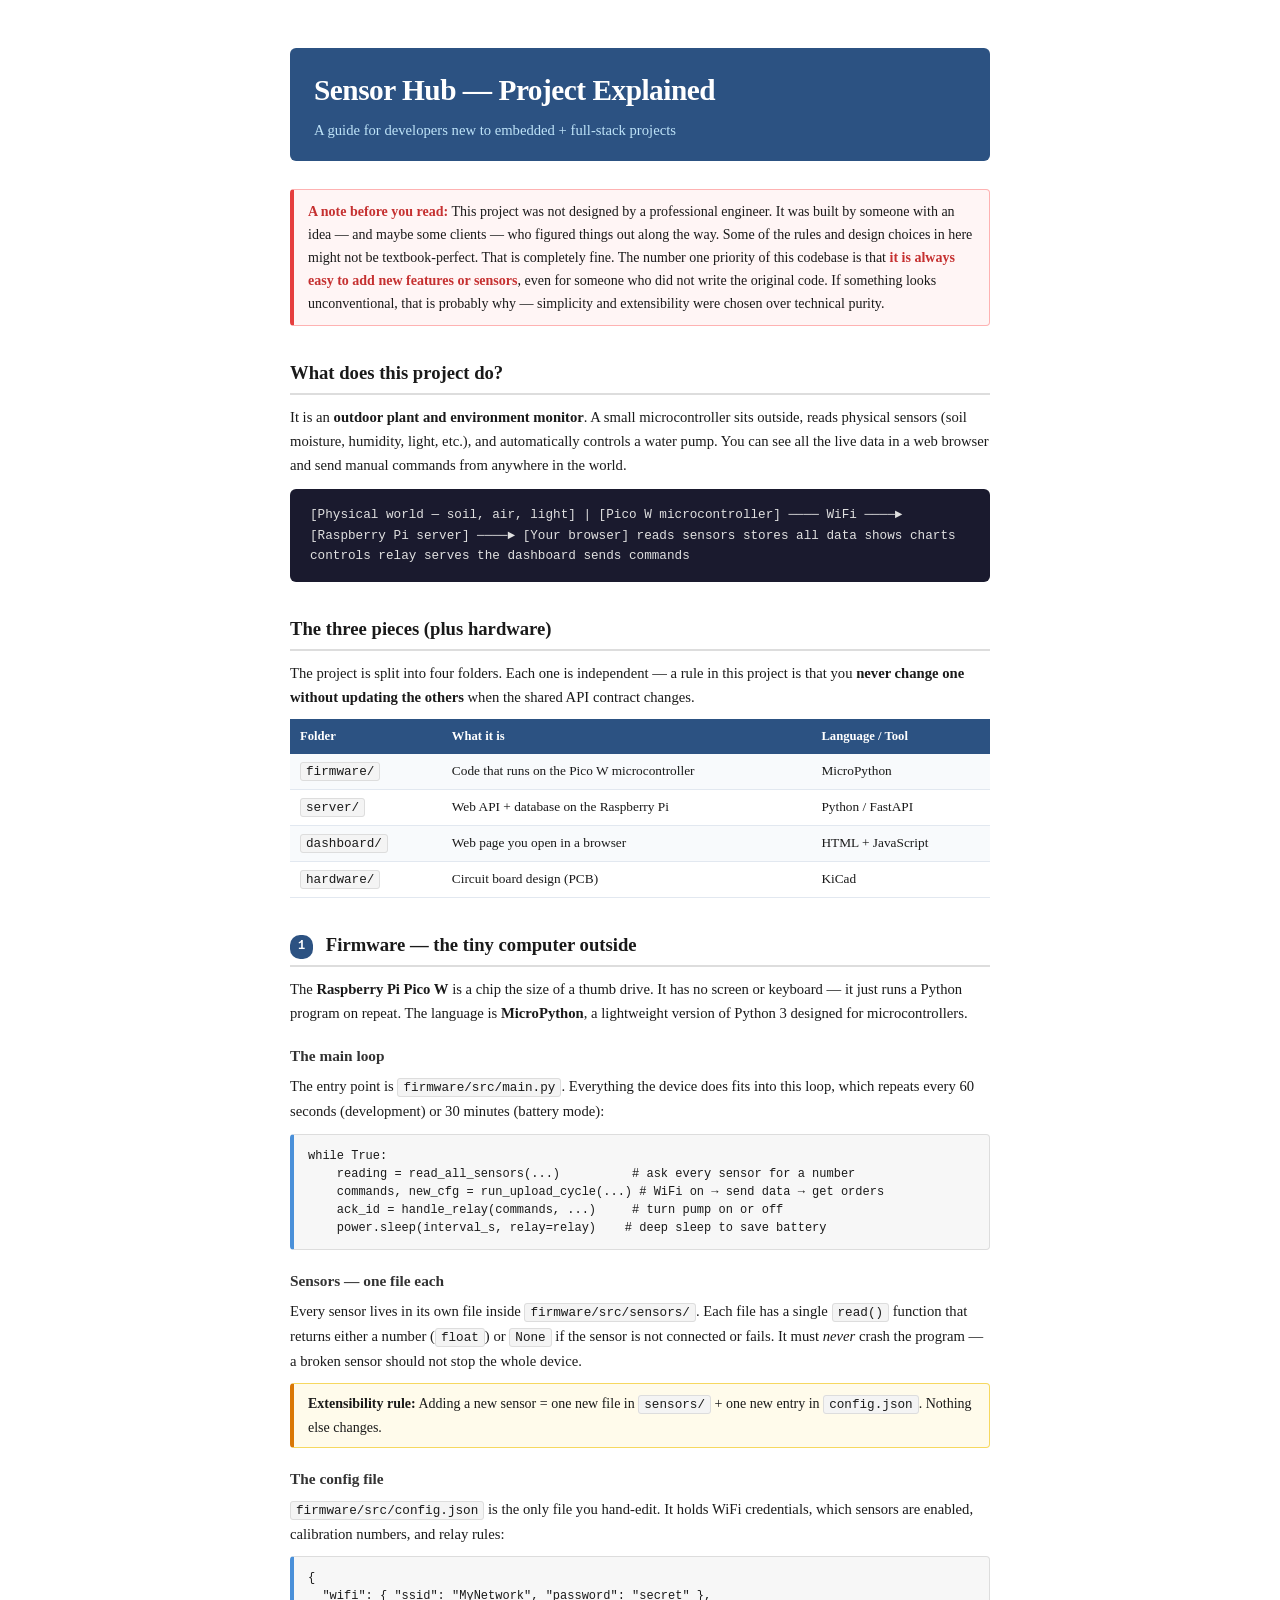
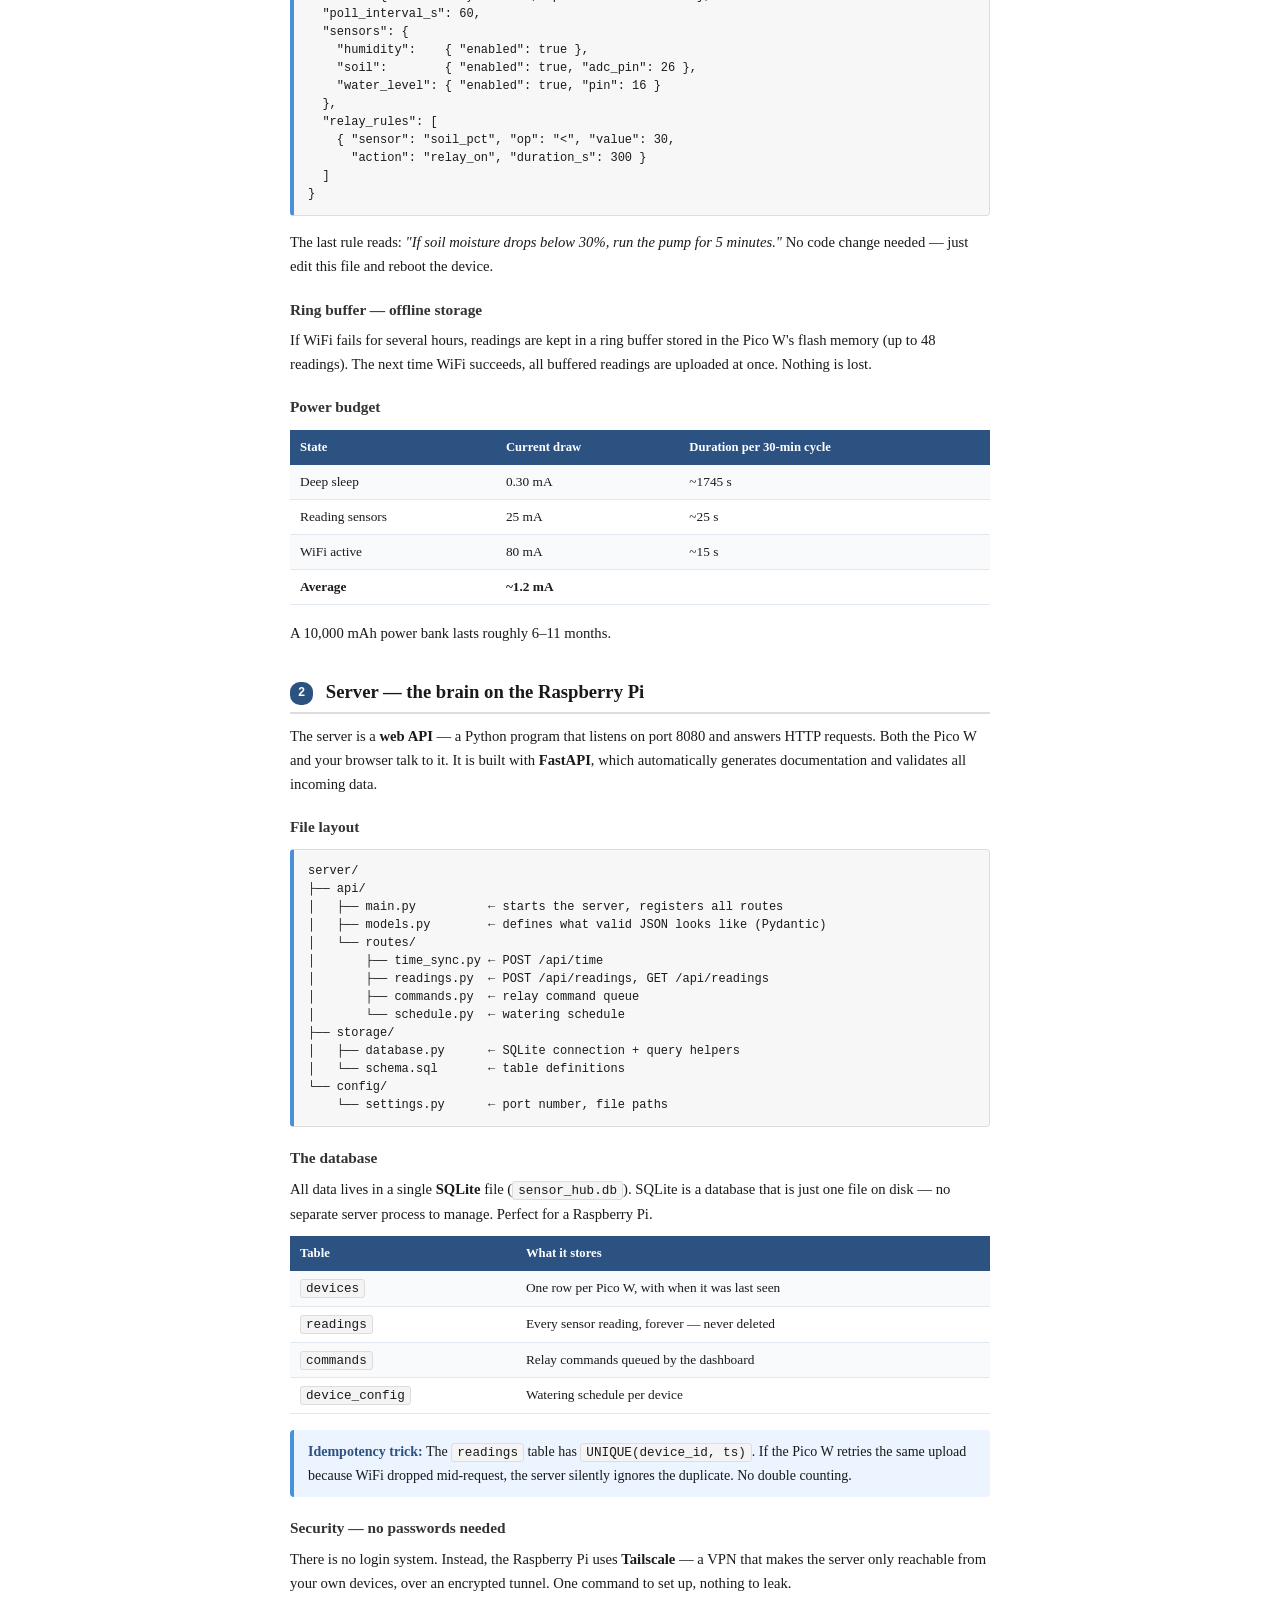
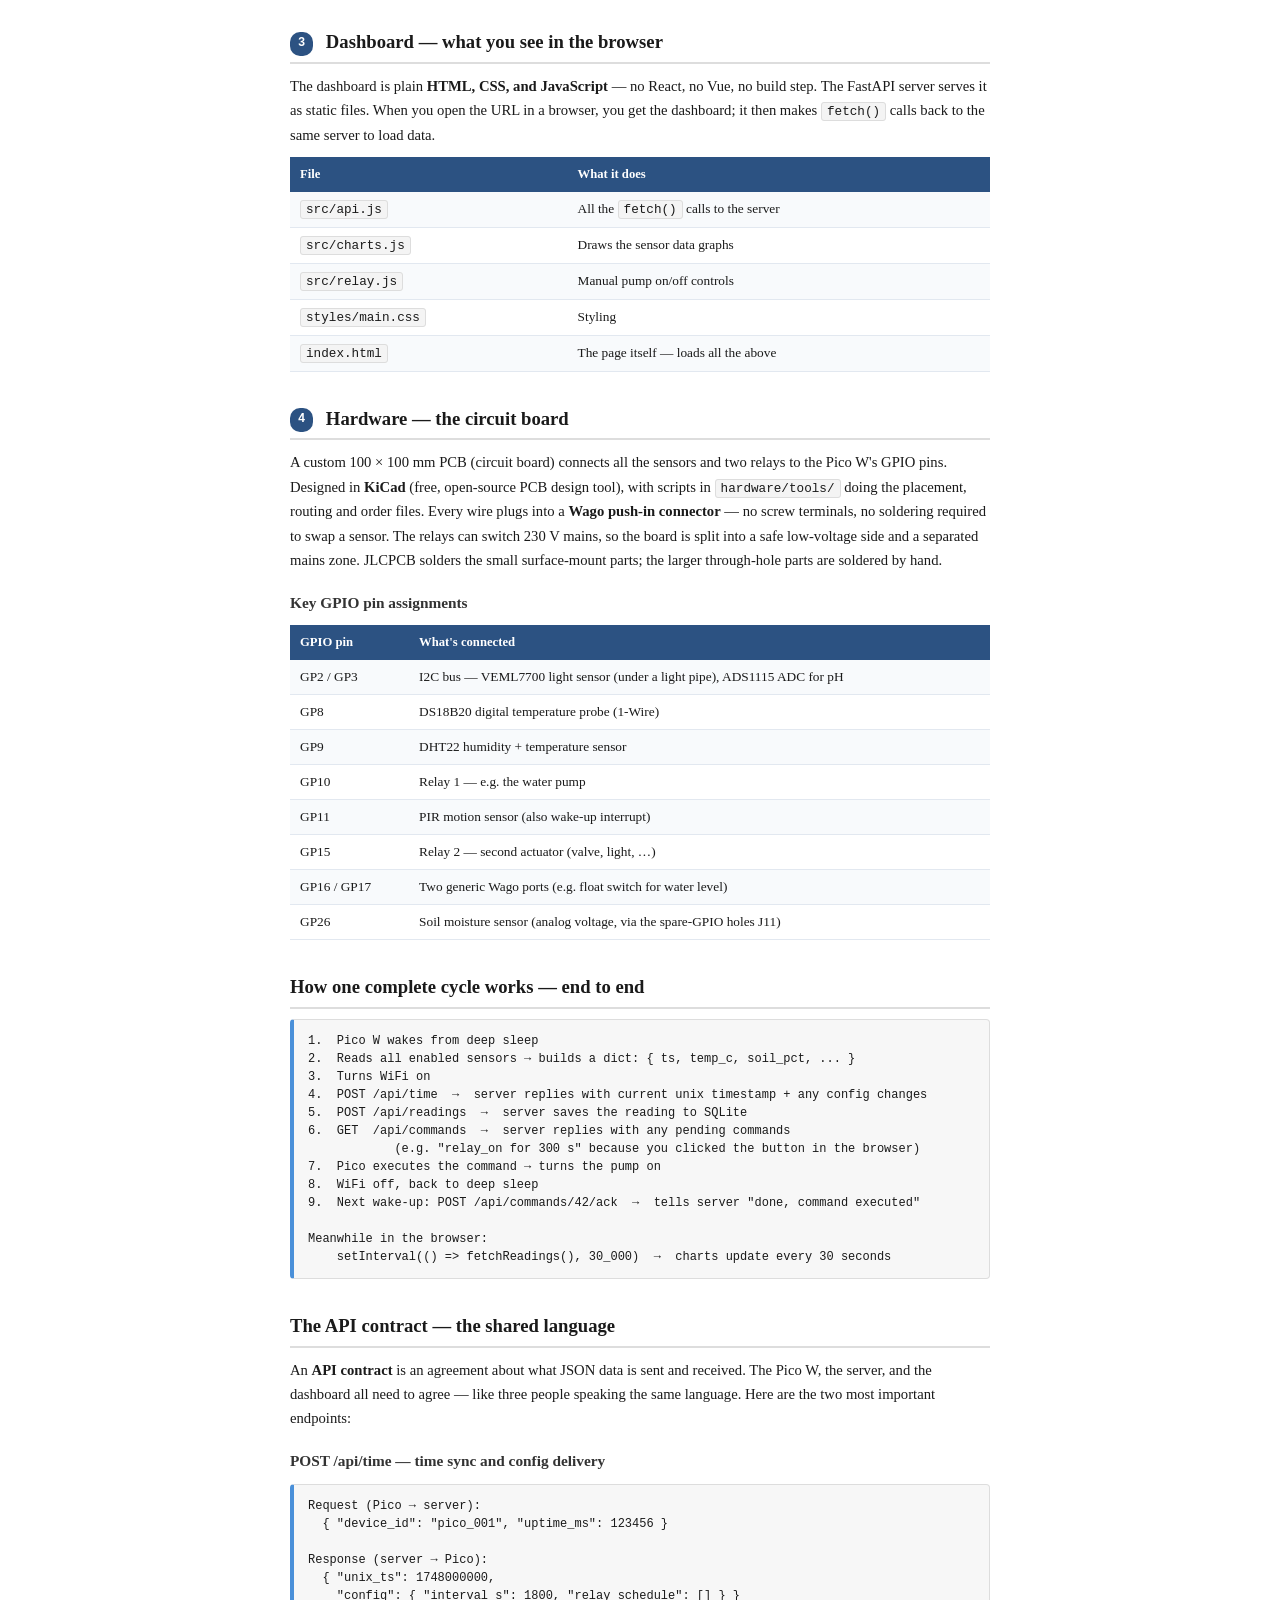
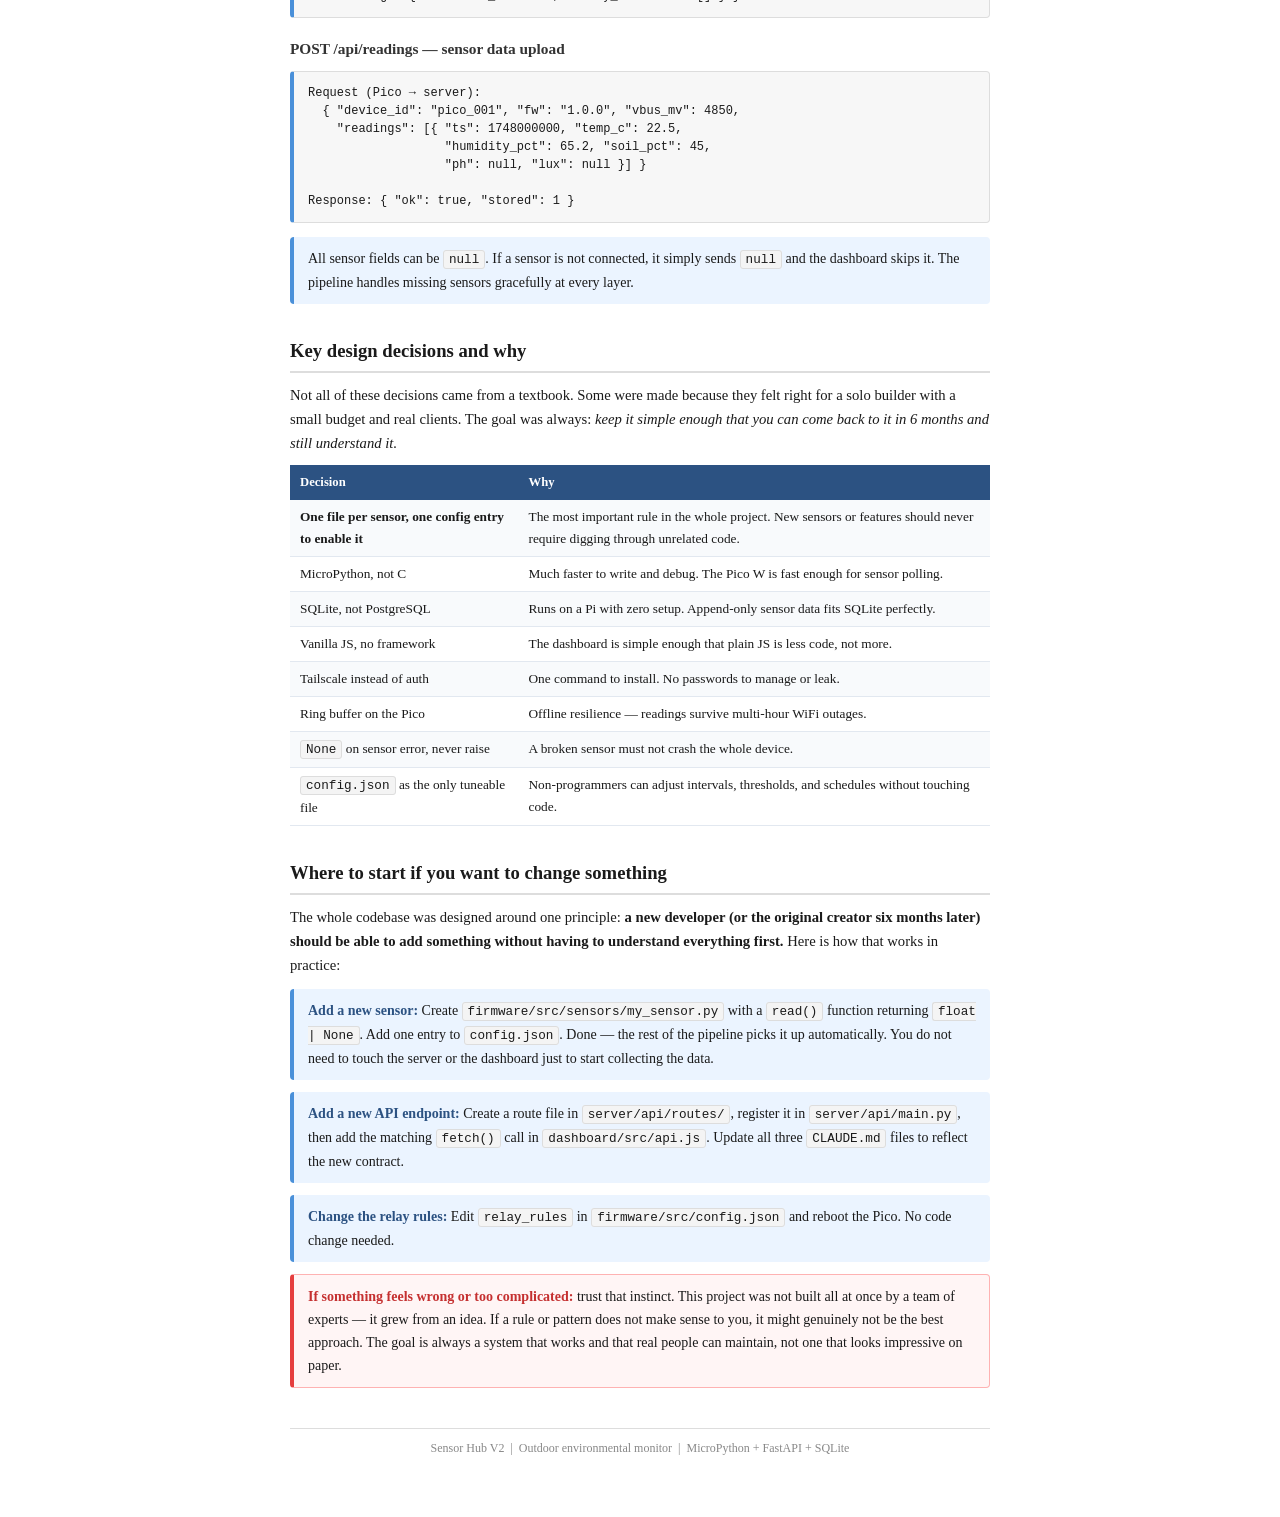
<file: sensor_hub_explained.html>
<!DOCTYPE html>
<html lang="en">
<head>
<meta charset="UTF-8">
<meta name="viewport" content="width=device-width, initial-scale=1.0">
<title>Sensor Hub — Project Explained</title>
<style>
  /* ── Base ── */
  *, *::before, *::after { box-sizing: border-box; margin: 0; padding: 0; }

  body {
    font-family: "Georgia", serif;
    font-size: 11pt;
    line-height: 1.65;
    color: #1a1a1a;
    background: #fff;
    max-width: 780px;
    margin: 0 auto;
    padding: 48px 40px;
  }

  /* ── Typography ── */
  h1 {
    font-size: 22pt;
    font-weight: bold;
    letter-spacing: -0.5px;
    margin-bottom: 4px;
    color: #111;
  }
  .subtitle {
    font-size: 11pt;
    color: #555;
    margin-bottom: 28px;
    font-style: italic;
  }
  h2 {
    font-size: 14pt;
    font-weight: bold;
    color: #1a1a1a;
    margin-top: 32px;
    margin-bottom: 10px;
    border-bottom: 2px solid #ddd;
    padding-bottom: 4px;
  }
  h3 {
    font-size: 11.5pt;
    font-weight: bold;
    color: #333;
    margin-top: 18px;
    margin-bottom: 6px;
  }
  p { margin-bottom: 10px; }

  /* ── Code ── */
  code {
    font-family: "Courier New", Courier, monospace;
    font-size: 9.5pt;
    background: #f4f4f4;
    border: 1px solid #ddd;
    border-radius: 3px;
    padding: 1px 5px;
  }
  pre {
    font-family: "Courier New", Courier, monospace;
    font-size: 9pt;
    background: #f7f7f7;
    border: 1px solid #ddd;
    border-left: 4px solid #4a90d9;
    border-radius: 4px;
    padding: 12px 14px;
    margin: 10px 0 14px;
    overflow-x: auto;
    white-space: pre;
    line-height: 1.5;
  }

  /* ── Tables ── */
  table {
    width: 100%;
    border-collapse: collapse;
    margin: 10px 0 16px;
    font-size: 10pt;
  }
  th {
    background: #2c5282;
    color: #fff;
    text-align: left;
    padding: 7px 10px;
    font-size: 9.5pt;
  }
  td {
    padding: 6px 10px;
    border-bottom: 1px solid #e2e8f0;
    vertical-align: top;
  }
  tr:nth-child(even) td { background: #f8fafc; }

  /* ── Callout boxes ── */
  .callout {
    background: #ebf4ff;
    border-left: 4px solid #4a90d9;
    border-radius: 4px;
    padding: 10px 14px;
    margin: 12px 0;
    font-size: 10.5pt;
  }
  .callout strong { color: #2c5282; }

  /* ── Warning / honest note box ── */
  .honest {
    background: #fff5f5;
    border: 1px solid #feb2b2;
    border-left: 4px solid #e53e3e;
    border-radius: 4px;
    padding: 10px 14px;
    margin: 12px 0;
    font-size: 10.5pt;
  }
  .honest strong { color: #c53030; }

  /* ── Diagram box ── */
  .diagram {
    background: #1a1a2e;
    color: #e0e0e0;
    font-family: "Courier New", Courier, monospace;
    font-size: 9.5pt;
    border-radius: 6px;
    padding: 16px 20px;
    margin: 12px 0 18px;
    line-height: 1.6;
  }

  /* ── Header strip ── */
  .header-strip {
    background: #2c5282;
    color: white;
    padding: 18px 24px;
    border-radius: 6px;
    margin-bottom: 28px;
  }
  .header-strip h1 { color: white; margin-bottom: 4px; }
  .header-strip .subtitle { color: #bee3f8; margin-bottom: 0; font-style: normal; }

  /* ── Section number badge ── */
  .section-num {
    display: inline-block;
    background: #2c5282;
    color: white;
    font-size: 9pt;
    font-family: "Courier New", monospace;
    font-weight: bold;
    padding: 2px 8px;
    border-radius: 10px;
    margin-right: 8px;
    vertical-align: middle;
  }

  /* ── Key idea highlight ── */
  .key-idea {
    background: #fffbeb;
    border: 1px solid #f6d860;
    border-left: 4px solid #d97706;
    border-radius: 4px;
    padding: 8px 14px;
    margin: 10px 0;
    font-size: 10.5pt;
  }

  /* ── Print ── */
  @media print {
    body { padding: 0; font-size: 10.5pt; }
    h2 { page-break-after: avoid; }
    h3 { page-break-after: avoid; }
    pre, table, .diagram { page-break-inside: avoid; }
    .callout, .key-idea { page-break-inside: avoid; }
    a { color: inherit; text-decoration: none; }
  }

  @page {
    margin: 20mm 18mm;
    @bottom-center {
      content: "Sensor Hub — Project Explained  |  Page " counter(page);
      font-size: 9pt;
      color: #888;
    }
  }
</style>
</head>
<body>

<div class="header-strip">
  <h1>Sensor Hub — Project Explained</h1>
  <div class="subtitle">A guide for developers new to embedded + full-stack projects</div>
</div>

<!-- ─────────────────────────── HONEST INTRO ─────────────────────────── -->
<div class="honest">
  <strong>A note before you read:</strong> This project was not designed by a professional
  engineer. It was built by someone with an idea — and maybe some clients — who figured
  things out along the way. Some of the rules and design choices in here might not be
  textbook-perfect. That is completely fine. The number one priority of this codebase is
  that <strong>it is always easy to add new features or sensors</strong>, even for someone
  who did not write the original code. If something looks unconventional, that is probably
  why — simplicity and extensibility were chosen over technical purity.
</div>

<!-- ─────────────────────────── WHAT DOES IT DO ─────────────────────────── -->
<h2>What does this project do?</h2>
<p>
  It is an <strong>outdoor plant and environment monitor</strong>. A small microcontroller sits
  outside, reads physical sensors (soil moisture, humidity, light, etc.), and automatically
  controls a water pump. You can see all the live data in a web browser and send manual
  commands from anywhere in the world.
</p>

<div class="diagram">
[Physical world — soil, air, light]
        |
[Pico W microcontroller]  ──── WiFi ────►  [Raspberry Pi server]  ────►  [Your browser]
  reads sensors                              stores all data               shows charts
  controls relay                             serves the dashboard          sends commands
</div>

<!-- ─────────────────────────── THREE PIECES ─────────────────────────── -->
<h2>The three pieces (plus hardware)</h2>

<p>The project is split into four folders. Each one is independent — a rule in this project
is that you <strong>never change one without updating the others</strong> when the shared
API contract changes.</p>

<table>
  <tr>
    <th>Folder</th>
    <th>What it is</th>
    <th>Language / Tool</th>
  </tr>
  <tr><td><code>firmware/</code></td><td>Code that runs on the Pico W microcontroller</td><td>MicroPython</td></tr>
  <tr><td><code>server/</code></td><td>Web API + database on the Raspberry Pi</td><td>Python / FastAPI</td></tr>
  <tr><td><code>dashboard/</code></td><td>Web page you open in a browser</td><td>HTML + JavaScript</td></tr>
  <tr><td><code>hardware/</code></td><td>Circuit board design (PCB)</td><td>KiCad</td></tr>
</table>

<!-- ─────────────────────────── FIRMWARE ─────────────────────────── -->
<h2><span class="section-num">1</span> Firmware — the tiny computer outside</h2>

<p>
  The <strong>Raspberry Pi Pico W</strong> is a chip the size of a thumb drive. It has no
  screen or keyboard — it just runs a Python program on repeat. The language is
  <strong>MicroPython</strong>, a lightweight version of Python 3 designed for
  microcontrollers.
</p>

<h3>The main loop</h3>
<p>
  The entry point is <code>firmware/src/main.py</code>. Everything the device does fits
  into this loop, which repeats every 60 seconds (development) or 30 minutes (battery mode):
</p>
<pre>while True:
    reading = read_all_sensors(...)          # ask every sensor for a number
    commands, new_cfg = run_upload_cycle(...) # WiFi on → send data → get orders
    ack_id = handle_relay(commands, ...)     # turn pump on or off
    power.sleep(interval_s, relay=relay)    # deep sleep to save battery</pre>

<h3>Sensors — one file each</h3>
<p>
  Every sensor lives in its own file inside <code>firmware/src/sensors/</code>. Each file
  has a single <code>read()</code> function that returns either a number (<code>float</code>)
  or <code>None</code> if the sensor is not connected or fails. It must <em>never</em> crash
  the program — a broken sensor should not stop the whole device.
</p>
<div class="key-idea">
  <strong>Extensibility rule:</strong> Adding a new sensor = one new file in
  <code>sensors/</code> + one new entry in <code>config.json</code>. Nothing else changes.
</div>

<h3>The config file</h3>
<p>
  <code>firmware/src/config.json</code> is the only file you hand-edit. It holds WiFi
  credentials, which sensors are enabled, calibration numbers, and relay rules:
</p>
<pre>{
  "wifi": { "ssid": "MyNetwork", "password": "secret" },
  "poll_interval_s": 60,
  "sensors": {
    "humidity":    { "enabled": true },
    "soil":        { "enabled": true, "adc_pin": 26 },
    "water_level": { "enabled": true, "pin": 16 }
  },
  "relay_rules": [
    { "sensor": "soil_pct", "op": "&lt;", "value": 30,
      "action": "relay_on", "duration_s": 300 }
  ]
}</pre>
<p>
  The last rule reads: <em>"If soil moisture drops below 30%, run the pump for 5 minutes."</em>
  No code change needed — just edit this file and reboot the device.
</p>

<h3>Ring buffer — offline storage</h3>
<p>
  If WiFi fails for several hours, readings are kept in a ring buffer stored in the Pico W's
  flash memory (up to 48 readings). The next time WiFi succeeds, all buffered readings are
  uploaded at once. Nothing is lost.
</p>

<h3>Power budget</h3>
<table>
  <tr><th>State</th><th>Current draw</th><th>Duration per 30-min cycle</th></tr>
  <tr><td>Deep sleep</td><td>0.30 mA</td><td>~1745 s</td></tr>
  <tr><td>Reading sensors</td><td>25 mA</td><td>~25 s</td></tr>
  <tr><td>WiFi active</td><td>80 mA</td><td>~15 s</td></tr>
  <tr><td><strong>Average</strong></td><td><strong>~1.2 mA</strong></td><td></td></tr>
</table>
<p>A 10,000 mAh power bank lasts roughly 6–11 months.</p>

<!-- ─────────────────────────── SERVER ─────────────────────────── -->
<h2><span class="section-num">2</span> Server — the brain on the Raspberry Pi</h2>

<p>
  The server is a <strong>web API</strong> — a Python program that listens on port 8080 and
  answers HTTP requests. Both the Pico W and your browser talk to it. It is built with
  <strong>FastAPI</strong>, which automatically generates documentation and validates all
  incoming data.
</p>

<h3>File layout</h3>
<pre>server/
├── api/
│   ├── main.py          ← starts the server, registers all routes
│   ├── models.py        ← defines what valid JSON looks like (Pydantic)
│   └── routes/
│       ├── time_sync.py ← POST /api/time
│       ├── readings.py  ← POST /api/readings, GET /api/readings
│       ├── commands.py  ← relay command queue
│       └── schedule.py  ← watering schedule
├── storage/
│   ├── database.py      ← SQLite connection + query helpers
│   └── schema.sql       ← table definitions
└── config/
    └── settings.py      ← port number, file paths</pre>

<h3>The database</h3>
<p>
  All data lives in a single <strong>SQLite</strong> file (<code>sensor_hub.db</code>).
  SQLite is a database that is just one file on disk — no separate server process to manage.
  Perfect for a Raspberry Pi.
</p>
<table>
  <tr><th>Table</th><th>What it stores</th></tr>
  <tr><td><code>devices</code></td><td>One row per Pico W, with when it was last seen</td></tr>
  <tr><td><code>readings</code></td><td>Every sensor reading, forever — never deleted</td></tr>
  <tr><td><code>commands</code></td><td>Relay commands queued by the dashboard</td></tr>
  <tr><td><code>device_config</code></td><td>Watering schedule per device</td></tr>
</table>

<div class="callout">
  <strong>Idempotency trick:</strong> The <code>readings</code> table has
  <code>UNIQUE(device_id, ts)</code>. If the Pico W retries the same upload because WiFi
  dropped mid-request, the server silently ignores the duplicate. No double counting.
</div>

<h3>Security — no passwords needed</h3>
<p>
  There is no login system. Instead, the Raspberry Pi uses <strong>Tailscale</strong> — a
  VPN that makes the server only reachable from your own devices, over an encrypted tunnel.
  One command to set up, nothing to leak.
</p>

<!-- ─────────────────────────── DASHBOARD ─────────────────────────── -->
<h2><span class="section-num">3</span> Dashboard — what you see in the browser</h2>

<p>
  The dashboard is plain <strong>HTML, CSS, and JavaScript</strong> — no React, no Vue, no
  build step. The FastAPI server serves it as static files. When you open the URL in a
  browser, you get the dashboard; it then makes <code>fetch()</code> calls back to the same
  server to load data.
</p>

<table>
  <tr><th>File</th><th>What it does</th></tr>
  <tr><td><code>src/api.js</code></td><td>All the <code>fetch()</code> calls to the server</td></tr>
  <tr><td><code>src/charts.js</code></td><td>Draws the sensor data graphs</td></tr>
  <tr><td><code>src/relay.js</code></td><td>Manual pump on/off controls</td></tr>
  <tr><td><code>styles/main.css</code></td><td>Styling</td></tr>
  <tr><td><code>index.html</code></td><td>The page itself — loads all the above</td></tr>
</table>

<!-- ─────────────────────────── HARDWARE ─────────────────────────── -->
<h2><span class="section-num">4</span> Hardware — the circuit board</h2>

<p>
  A custom 100 × 100 mm PCB (circuit board) connects all the sensors and two relays to the
  Pico W's GPIO pins. Designed in <strong>KiCad</strong> (free, open-source PCB design tool),
  with scripts in <code>hardware/tools/</code> doing the placement, routing and order files.
  Every wire plugs into a <strong>Wago push-in connector</strong> — no screw terminals, no
  soldering required to swap a sensor. The relays can switch 230 V mains, so the board is
  split into a safe low-voltage side and a separated mains zone. JLCPCB solders the small
  surface-mount parts; the larger through-hole parts are soldered by hand.
</p>

<h3>Key GPIO pin assignments</h3>
<table>
  <tr><th>GPIO pin</th><th>What's connected</th></tr>
  <tr><td>GP2 / GP3</td><td>I2C bus — VEML7700 light sensor (under a light pipe), ADS1115 ADC for pH</td></tr>
  <tr><td>GP8</td><td>DS18B20 digital temperature probe (1-Wire)</td></tr>
  <tr><td>GP9</td><td>DHT22 humidity + temperature sensor</td></tr>
  <tr><td>GP10</td><td>Relay 1 — e.g. the water pump</td></tr>
  <tr><td>GP11</td><td>PIR motion sensor (also wake-up interrupt)</td></tr>
  <tr><td>GP15</td><td>Relay 2 — second actuator (valve, light, …)</td></tr>
  <tr><td>GP16 / GP17</td><td>Two generic Wago ports (e.g. float switch for water level)</td></tr>
  <tr><td>GP26</td><td>Soil moisture sensor (analog voltage, via the spare-GPIO holes J11)</td></tr>
</table>

<!-- ─────────────────────────── END TO END ─────────────────────────── -->
<h2>How one complete cycle works — end to end</h2>

<pre>1.  Pico W wakes from deep sleep
2.  Reads all enabled sensors → builds a dict: { ts, temp_c, soil_pct, ... }
3.  Turns WiFi on
4.  POST /api/time  →  server replies with current unix timestamp + any config changes
5.  POST /api/readings  →  server saves the reading to SQLite
6.  GET  /api/commands  →  server replies with any pending commands
            (e.g. "relay_on for 300 s" because you clicked the button in the browser)
7.  Pico executes the command → turns the pump on
8.  WiFi off, back to deep sleep
9.  Next wake-up: POST /api/commands/42/ack  →  tells server "done, command executed"

Meanwhile in the browser:
    setInterval(() => fetchReadings(), 30_000)  →  charts update every 30 seconds</pre>

<!-- ─────────────────────────── API CONTRACT ─────────────────────────── -->
<h2>The API contract — the shared language</h2>

<p>
  An <strong>API contract</strong> is an agreement about what JSON data is sent and received.
  The Pico W, the server, and the dashboard all need to agree — like three people speaking
  the same language. Here are the two most important endpoints:
</p>

<h3>POST /api/time — time sync and config delivery</h3>
<pre>Request (Pico → server):
  { "device_id": "pico_001", "uptime_ms": 123456 }

Response (server → Pico):
  { "unix_ts": 1748000000,
    "config": { "interval_s": 1800, "relay_schedule": [] } }</pre>

<h3>POST /api/readings — sensor data upload</h3>
<pre>Request (Pico → server):
  { "device_id": "pico_001", "fw": "1.0.0", "vbus_mv": 4850,
    "readings": [{ "ts": 1748000000, "temp_c": 22.5,
                   "humidity_pct": 65.2, "soil_pct": 45,
                   "ph": null, "lux": null }] }

Response: { "ok": true, "stored": 1 }</pre>

<div class="callout">
  All sensor fields can be <code>null</code>. If a sensor is not connected, it simply sends
  <code>null</code> and the dashboard skips it. The pipeline handles missing sensors
  gracefully at every layer.
</div>

<!-- ─────────────────────────── DESIGN DECISIONS ─────────────────────────── -->
<h2>Key design decisions and why</h2>

<p>
  Not all of these decisions came from a textbook. Some were made because they felt right
  for a solo builder with a small budget and real clients. The goal was always:
  <em>keep it simple enough that you can come back to it in 6 months and still understand it.</em>
</p>

<table>
  <tr><th>Decision</th><th>Why</th></tr>
  <tr>
    <td><strong>One file per sensor, one config entry to enable it</strong></td>
    <td>The most important rule in the whole project. New sensors or features should never
    require digging through unrelated code.</td>
  </tr>
  <tr>
    <td>MicroPython, not C</td>
    <td>Much faster to write and debug. The Pico W is fast enough for sensor polling.</td>
  </tr>
  <tr>
    <td>SQLite, not PostgreSQL</td>
    <td>Runs on a Pi with zero setup. Append-only sensor data fits SQLite perfectly.</td>
  </tr>
  <tr>
    <td>Vanilla JS, no framework</td>
    <td>The dashboard is simple enough that plain JS is less code, not more.</td>
  </tr>
  <tr>
    <td>Tailscale instead of auth</td>
    <td>One command to install. No passwords to manage or leak.</td>
  </tr>
  <tr>
    <td>Ring buffer on the Pico</td>
    <td>Offline resilience — readings survive multi-hour WiFi outages.</td>
  </tr>
  <tr>
    <td><code>None</code> on sensor error, never raise</td>
    <td>A broken sensor must not crash the whole device.</td>
  </tr>
  <tr>
    <td><code>config.json</code> as the only tuneable file</td>
    <td>Non-programmers can adjust intervals, thresholds, and schedules without touching code.</td>
  </tr>
</table>

<!-- ─────────────────────────── WHERE TO START ─────────────────────────── -->
<h2>Where to start if you want to change something</h2>

<p>
  The whole codebase was designed around one principle: <strong>a new developer (or the
  original creator six months later) should be able to add something without having to
  understand everything first.</strong> Here is how that works in practice:
</p>

<div class="callout">
  <strong>Add a new sensor:</strong> Create <code>firmware/src/sensors/my_sensor.py</code>
  with a <code>read()</code> function returning <code>float | None</code>. Add one entry to
  <code>config.json</code>. Done — the rest of the pipeline picks it up automatically.
  You do not need to touch the server or the dashboard just to start collecting the data.
</div>

<div class="callout">
  <strong>Add a new API endpoint:</strong> Create a route file in
  <code>server/api/routes/</code>, register it in <code>server/api/main.py</code>, then add
  the matching <code>fetch()</code> call in <code>dashboard/src/api.js</code>. Update all
  three <code>CLAUDE.md</code> files to reflect the new contract.
</div>

<div class="callout">
  <strong>Change the relay rules:</strong> Edit <code>relay_rules</code> in
  <code>firmware/src/config.json</code> and reboot the Pico. No code change needed.
</div>

<div class="honest">
  <strong>If something feels wrong or too complicated:</strong> trust that instinct. This
  project was not built all at once by a team of experts — it grew from an idea. If a rule
  or pattern does not make sense to you, it might genuinely not be the best approach. The
  goal is always a system that works and that real people can maintain, not one that looks
  impressive on paper.
</div>

<!-- ─────────────────────────── FOOTER ─────────────────────────── -->
<hr style="margin-top:40px; border:none; border-top:1px solid #ddd;">
<p style="font-size:9pt; color:#888; text-align:center; margin-top:10px;">
  Sensor Hub V2 &nbsp;|&nbsp; Outdoor environmental monitor &nbsp;|&nbsp;
  MicroPython + FastAPI + SQLite
</p>

</body>
</html>
</file>
